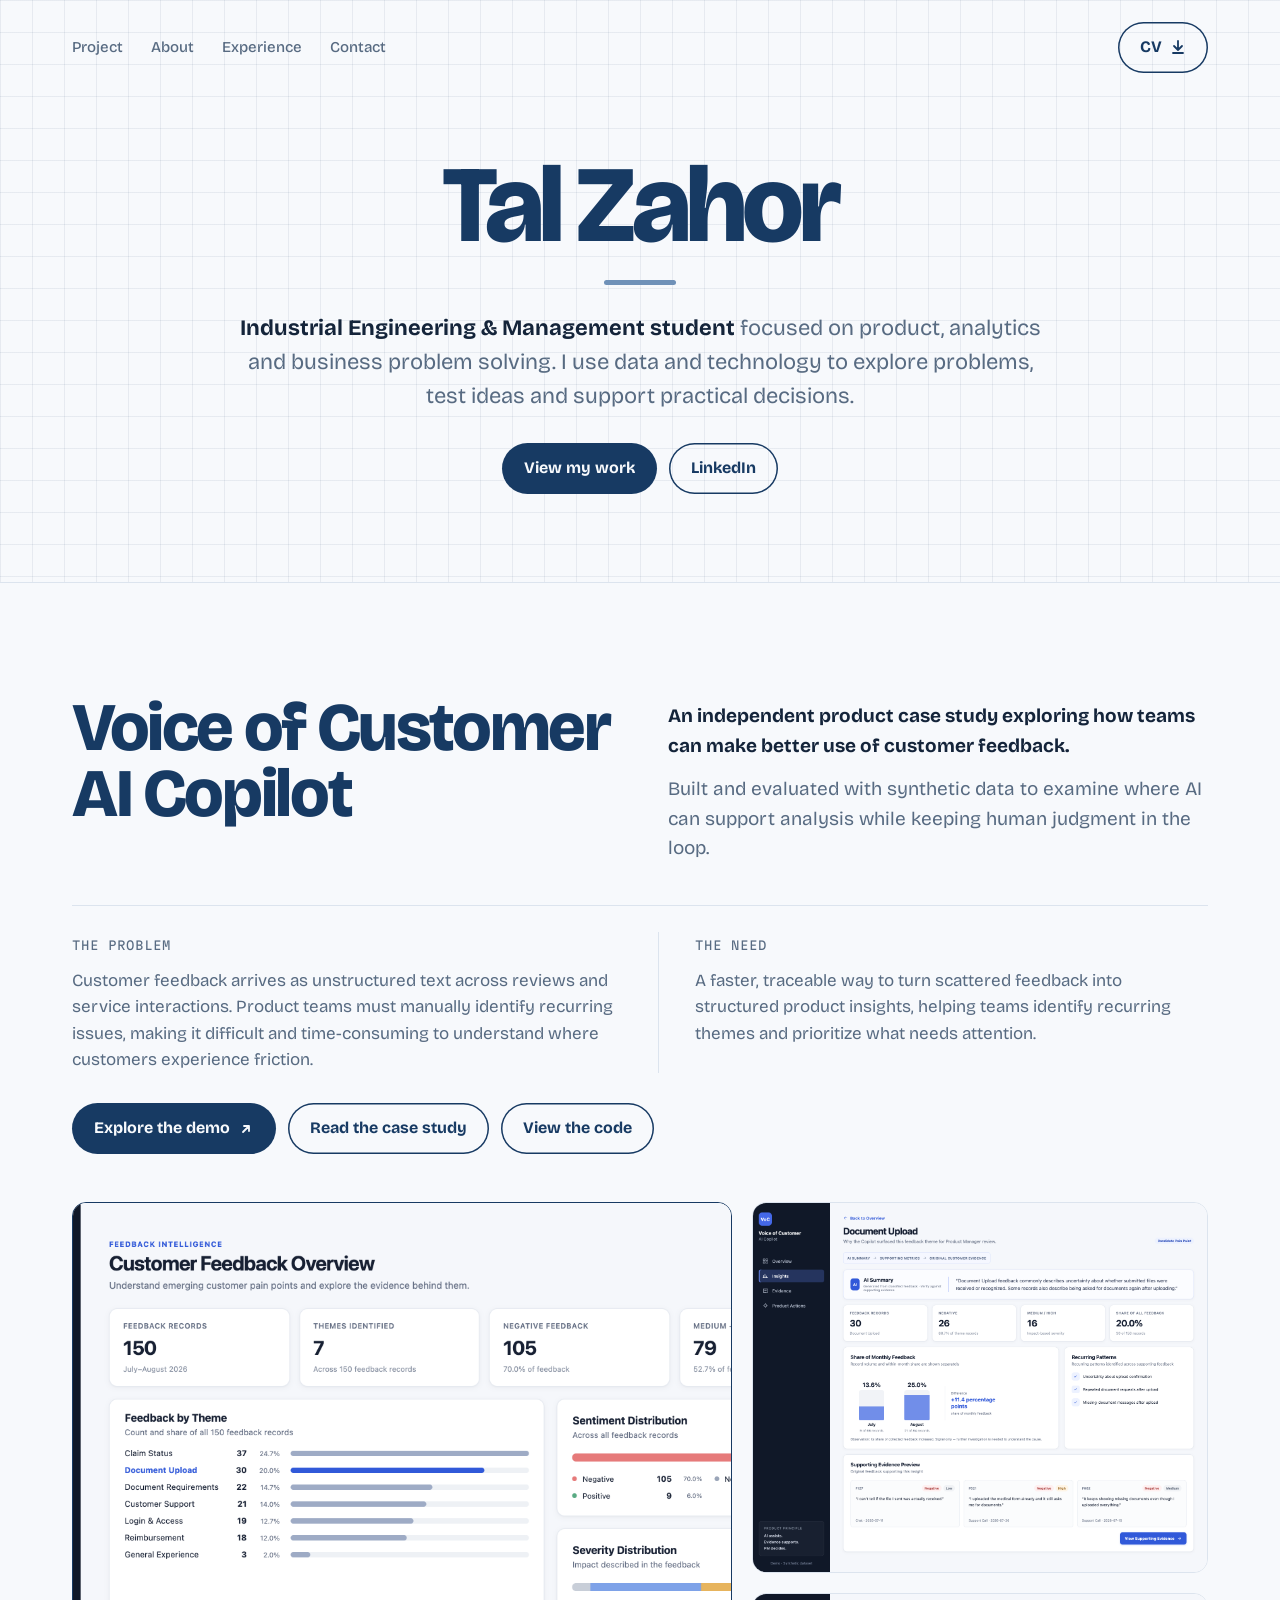
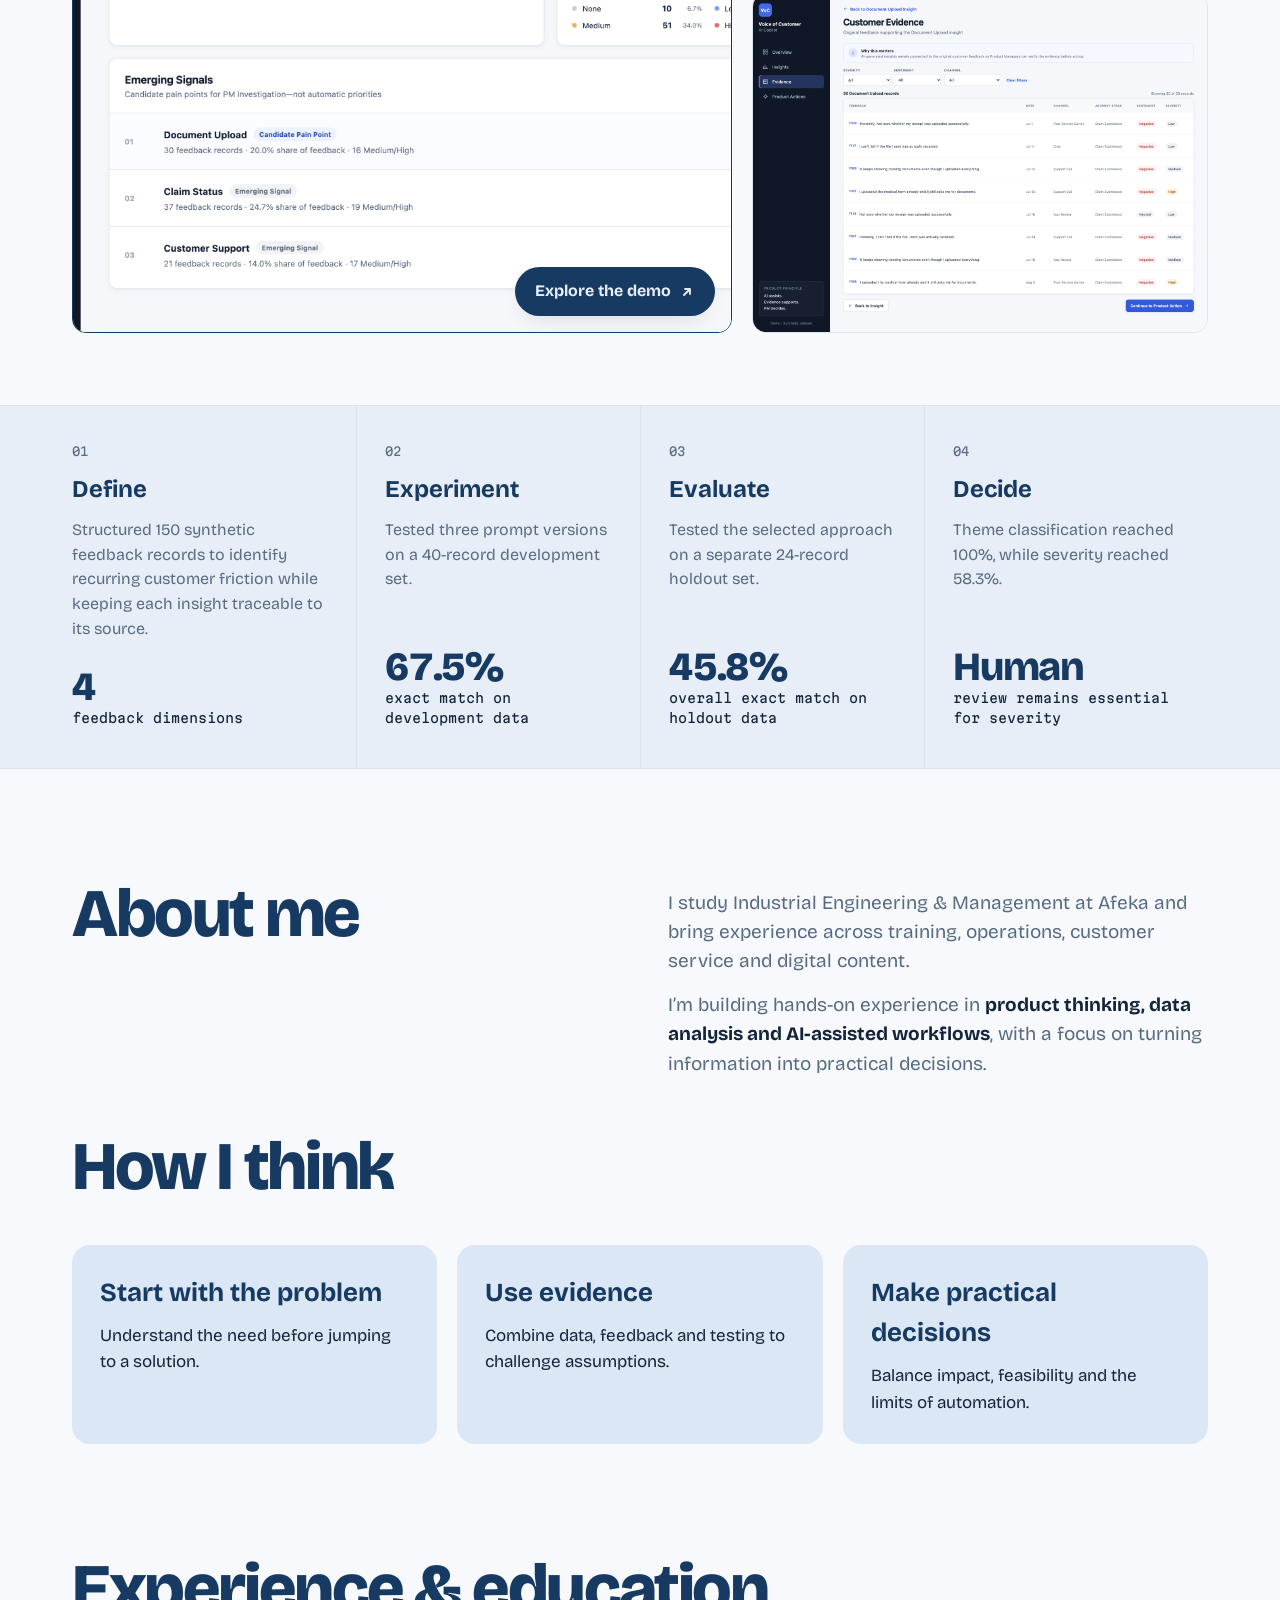
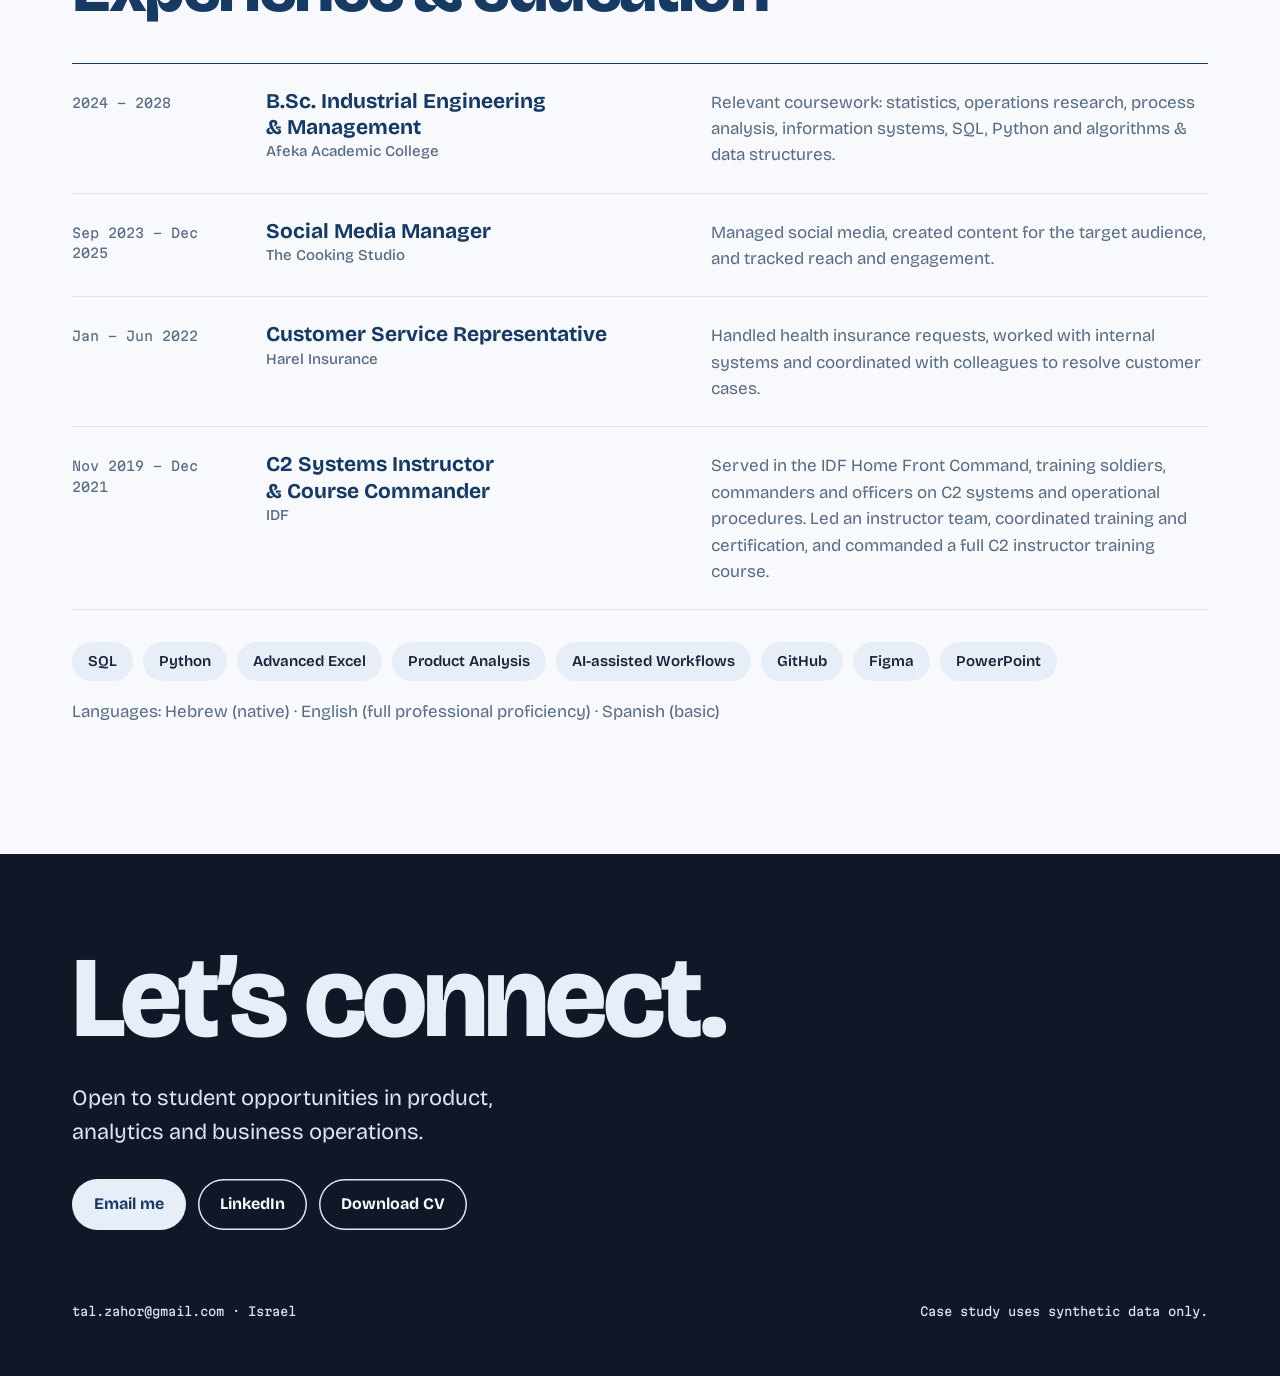
<file: index.html>
<!doctype html>
<html lang="en">
<head>
<meta charset="utf-8">
<meta name="viewport" content="width=device-width, initial-scale=1">
<title>Tal Zahor | Industrial Engineering &amp; Management</title>
<meta name="description" content="Tal Zahor - Industrial Engineering & Management student focused on product, analytics and business problem solving.">
<meta property="og:title" content="Tal Zahor | Portfolio">
<meta property="og:description" content="Product case study and experience across analysis, operations, training and customer-facing work.">
<meta property="og:image" content="https://talzahor.github.io/talzahor-ops.github.io/assets/prototype-overview.png">
<meta name="theme-color" content="#F7F9FC">
<link rel="icon" href="data:image/svg+xml,%3Csvg xmlns='http://www.w3.org/2000/svg' viewBox='0 0 32 32'%3E%3Crect width='32' height='32' rx='8' fill='%23142B4A'/%3E%3Ctext x='16' y='21.5' font-family='Arial' font-weight='700' font-size='14' fill='%23E8EEF8' text-anchor='middle'%3ETZ%3C/text%3E%3C/svg%3E">
<link rel="preconnect" href="https://fonts.googleapis.com">
<link rel="preconnect" href="https://fonts.gstatic.com" crossorigin>
<link href="https://fonts.googleapis.com/css2?family=Bricolage+Grotesque:opsz,wght@12..96,400..800&family=Martian+Mono:wght@400;500&display=swap" rel="stylesheet">
<style>
:root{--cream:#F7F9FC;--butter:#E8EEF8;--blue:#DCE7F5;--walnut:#173A63;--ink:#14243A;--soft:#586B82;--line:#DCE4EE;--grid:rgba(23,58,99,.075);--display:"Bricolage Grotesque",ui-sans-serif,system-ui,sans-serif;--mono:"Martian Mono",ui-monospace,Menlo,monospace;--ease:cubic-bezier(.16,1,.3,1)}
*{box-sizing:border-box;margin:0}html{scroll-behavior:smooth;scroll-padding-top:24px}::selection{background:var(--walnut);color:var(--butter)}body{background:var(--cream);color:var(--ink);font-family:var(--display);font-size:17px;line-height:1.55;-webkit-font-smoothing:antialiased}a{color:inherit;text-underline-offset:3px}:focus-visible{outline:2.5px solid var(--walnut);outline-offset:3px;border-radius:6px}img{max-width:100%;display:block}h1,h2,h3{text-wrap:balance}.wrap{max-width:1200px;margin:0 auto;padding-inline:32px}
nav{display:flex;justify-content:space-between;align-items:center;padding-block:22px;font-size:15px;gap:16px}nav .name{font-weight:700;font-size:18px;text-decoration:none}nav .links{display:flex;gap:28px}nav .links a{text-decoration:none;color:var(--soft);font-weight:500}nav .links a:hover{color:var(--walnut)}
.btn{display:inline-flex;align-items:center;gap:8px;background:var(--walnut);color:var(--cream);padding:13px 22px;border-radius:999px;font-weight:700;font-size:16px;text-decoration:none;transition:transform .35s var(--ease),background .2s}.btn:hover{transform:translateY(-2px);background:var(--ink)}.btn.ghost{background:transparent;color:var(--walnut);box-shadow:inset 0 0 0 1.5px var(--walnut)}.btn.ghost:hover{background:var(--butter)}.btn svg{width:16px;height:16px;flex:none}.cta{display:flex;gap:12px;margin-top:30px;flex-wrap:wrap}
.hero-band{background-image:linear-gradient(var(--grid) 1px,transparent 1px),linear-gradient(90deg,var(--grid) 1px,transparent 1px);background-size:32px 32px;border-bottom:1.5px solid var(--line)}.hero{padding-block:56px 88px;text-align:center}.hero .lede{margin-inline:auto;max-width:58ch}.hero .cta{justify-content:center}.hero-kicker{font-family:var(--mono);font-size:12px;letter-spacing:.14em;text-transform:uppercase;color:var(--soft);margin-bottom:18px}h1{font-size:clamp(54px,8.5vw,112px);font-weight:800;line-height:1;letter-spacing:-.045em;color:var(--walnut);white-space:nowrap}h1::after{content:"";display:block;width:72px;height:5px;border-radius:99px;background:#6F91B8;margin:20px auto 0}.lede{font-size:clamp(19px,1.8vw,22px);color:var(--soft);max-width:34ch;margin-top:26px}.lede b{color:var(--ink);font-weight:700}
section{padding-block:112px 0}h2{font-size:clamp(38px,5.4vw,68px);font-weight:800;letter-spacing:-.035em;line-height:.98;color:var(--walnut)}.intro{display:grid;grid-template-columns:1fr 1fr;gap:56px;align-items:start}.intro p:first-child{margin-top:.35em}.intro p{color:var(--soft);font-size:19px;max-width:52ch}.intro p+p{margin-top:14px}.intro b{color:var(--ink)}.problem-need{display:grid;grid-template-columns:1fr 1fr;gap:36px;margin-top:42px;padding-top:26px;border-top:1.5px solid var(--line)}.problem-need>div+div{padding-left:36px;border-left:1.5px solid var(--line)}.problem-need span{font-family:var(--mono);font-size:12px;letter-spacing:.08em;color:var(--soft)}.problem-need p{margin-top:10px;max-width:58ch;color:var(--soft);font-size:17px}.shots{display:grid;grid-template-columns:1.45fr 1fr;gap:20px;margin-top:48px}.shots .stack{display:grid;gap:20px;min-width:0}.shots figure{border-radius:14px;overflow:hidden;border:1.5px solid var(--line);background:#fff}.shots img{width:100%;height:100%;object-fit:cover;object-position:top}.demo-card{position:relative;display:block;border-radius:14px;overflow:hidden;border:1.5px solid var(--walnut);background:#fff;transition:transform .4s var(--ease),box-shadow .4s var(--ease)}.demo-card:hover{transform:translateY(-4px);box-shadow:0 28px 48px -28px rgba(16,24,40,.12)}.demo-tag{position:absolute;right:16px;bottom:16px;display:inline-flex;align-items:center;gap:8px;background:var(--walnut);color:var(--butter);padding:12px 20px;border-radius:999px;font-weight:700;font-size:16px;box-shadow:0 10px 24px -10px rgba(16,24,40,.14)}.demo-tag svg{width:16px;height:16px}
.phases-band{background:var(--butter);margin-top:72px;border-block:1.5px solid var(--line)}.phases{display:grid;grid-template-columns:repeat(4,1fr)}.phase{padding:36px 28px 40px 0;display:flex;flex-direction:column;gap:10px;min-width:0}.phase+.phase{padding-left:28px;border-left:1.5px solid var(--line)}.phase .step{font-family:var(--mono);font-size:12px;color:var(--soft)}.phase h3{font-size:24px;font-weight:700;color:var(--walnut)}.phase p{color:var(--soft);font-size:16px}.phase .num{margin-top:auto;padding-top:14px;font-family:var(--mono);font-size:13px;color:var(--ink);font-variant-numeric:tabular-nums}.phase .num b{display:block;font-family:var(--display);font-size:40px;font-weight:800;letter-spacing:-.03em;color:var(--walnut);line-height:1.05}
.lenses{display:grid;grid-template-columns:repeat(3,1fr);gap:20px;margin-top:44px}.lens{background:var(--blue);border-radius:18px;padding:28px}.lens h3{font-size:26px;font-weight:700;color:var(--walnut)}.lens p{margin-top:10px;color:var(--ink)}
.exp{margin-top:40px;border-top:1.5px solid var(--walnut)}.exp .row{display:grid;grid-template-columns:170px 1.1fr 1.3fr;gap:24px;padding-block:24px;border-bottom:1.5px solid var(--line);align-items:baseline}.exp .d{font-family:var(--mono);font-size:13px;color:var(--soft);font-variant-numeric:tabular-nums}.exp h3{font-size:21px;font-weight:700;color:var(--walnut);line-height:1.25}.exp h3 small{display:block;font-size:15px;font-weight:500;color:var(--soft);margin-top:2px}.exp p{color:var(--soft)}.skills{display:flex;flex-wrap:wrap;gap:10px;margin-top:32px}.skills span{background:var(--butter);color:var(--ink);border-radius:999px;padding:8px 16px;font-size:15px;font-weight:600}
footer{margin-top:128px;background:#101828;color:#F5F7FB;padding-block:88px 56px}footer h2{color:var(--butter);font-size:clamp(56px,9vw,120px)}footer .lede{color:var(--blue)}footer .btn{background:var(--butter);color:var(--walnut)}footer .btn:hover{background:var(--cream)}footer .btn.ghost{background:transparent;color:var(--cream);box-shadow:inset 0 0 0 1.5px var(--blue)}footer .btn.ghost:hover{background:rgba(255,248,226,.08)}.fine{margin-top:72px;font-family:var(--mono);font-size:12px;color:var(--blue);display:flex;justify-content:space-between;gap:16px;flex-wrap:wrap}
@media (max-width:900px){.wrap{padding-inline:max(16px,env(safe-area-inset-left,0px))}nav .links{display:none}.hero{padding-block:24px 64px}.intro{grid-template-columns:1fr;gap:20px}.problem-need{grid-template-columns:1fr;gap:22px}.problem-need>div+div{padding-left:0;border-left:0;padding-top:22px;border-top:1.5px solid var(--line)}.shots{grid-template-columns:1fr}.phases{grid-template-columns:1fr 1fr}.phase,.phase+.phase{padding:28px 16px 28px 0;border-left:0}.phase:nth-child(even){padding-left:16px;border-left:0}.phase:nth-child(n+3){border-top:1.5px solid var(--line)}.lenses{grid-template-columns:1fr}.exp .row{grid-template-columns:1fr;gap:4px}section{padding-block:80px 0}}
@media (max-width:520px){.phases{grid-template-columns:1fr}.phase:nth-child(even){padding-left:0;border-left:0}.phase+.phase{border-top:1.5px solid var(--line)}}@media (prefers-reduced-motion:reduce){*{animation:none!important;transition:none!important}html{scroll-behavior:auto}}
</style>
</head>
<body>
<div class="hero-band"><div class="wrap"><nav><div class="links"><a href="#project">Project</a><a href="#fit">About</a><a href="#experience">Experience</a><a href="#contact">Contact</a></div><a class="btn ghost" href="assets/Tal-Zahor-CV.pdf" target="_blank" rel="noopener">CV<svg viewBox="0 0 16 16" fill="none" stroke="currentColor" stroke-width="1.8" stroke-linecap="round" stroke-linejoin="round" aria-hidden="true"><path d="M8 2v9M4 7l4 4 4-4M3 14h10"/></svg></a></nav><header class="hero" id="top"><div><h1>Tal Zahor</h1><p class="lede"><b>Industrial Engineering &amp; Management student</b> focused on product, analytics and business problem solving. I use data and technology to explore problems, test ideas and support practical decisions.</p><div class="cta"><a class="btn" href="#project">View my work</a><a class="btn ghost" href="https://www.linkedin.com/in/talzahor/" target="_blank" rel="noopener">LinkedIn</a></div></div></header></div></div>
<main>
<section id="project"><div class="wrap"><div class="intro"><h2>Voice of Customer<br>AI Copilot</h2><div><p><b>An independent product case study exploring how teams can make better use of customer feedback.</b></p><p>Built and evaluated with synthetic data to examine where AI can support analysis while keeping human judgment in the loop.</p></div></div><div class="problem-need"><div><span>THE PROBLEM</span><p>Customer feedback arrives as unstructured text across reviews and service interactions. Product teams must manually identify recurring issues, making it difficult and time-consuming to understand where customers experience friction.</p></div><div><span>THE NEED</span><p>A faster, traceable way to turn scattered feedback into structured product insights, helping teams identify recurring themes and prioritize what needs attention.</p></div></div><div class="cta"><a class="btn" href="demo/" target="_blank" rel="noopener">Explore the demo<svg viewBox="0 0 16 16" fill="none" stroke="currentColor" stroke-width="1.8" stroke-linecap="round" stroke-linejoin="round" aria-hidden="true"><path d="M5 11l6-6M6 5h5v5"/></svg></a><a class="btn ghost" href="assets/VoC-Copilot-Case-Study.pdf" target="_blank" rel="noopener">Read the case study</a><a class="btn ghost" href="https://github.com/talzahor-ops/voice-of-customer-ai-copilot" target="_blank" rel="noopener">View the code</a></div><div class="shots"><a class="demo-card" href="demo/" target="_blank" rel="noopener" aria-label="Open the Voice of Customer AI Copilot demo"><img src="assets/prototype-overview.png" alt="Overview of the Voice of Customer AI Copilot prototype" width="1440" height="1080"><span class="demo-tag">Explore the demo<svg viewBox="0 0 16 16" fill="none" stroke="currentColor" stroke-width="1.8" stroke-linecap="round" stroke-linejoin="round" aria-hidden="true"><path d="M5 11l6-6M6 5h5v5"/></svg></span></a><div class="stack"><figure><img src="assets/prototype-insights.png" alt="Insights screen with AI summary and supporting metrics" width="1440" height="1171" loading="lazy"></figure><figure><img src="assets/prototype-evidence.png" alt="Evidence screen showing original customer feedback records" width="1440" height="1074" loading="lazy"></figure></div></div></div><div class="phases-band"><div class="wrap phases"><div class="phase"><span class="step">01</span><h3>Define</h3><p>Structured 150 synthetic feedback records to identify recurring customer friction while keeping each insight traceable to its source.</p><div class="num"><b>4</b>feedback dimensions</div></div><div class="phase"><span class="step">02</span><h3>Experiment</h3><p>Tested three prompt versions on a 40-record development set.</p><div class="num"><b>67.5%</b>exact match on development data</div></div><div class="phase"><span class="step">03</span><h3>Evaluate</h3><p>Tested the selected approach on a separate 24-record holdout set.</p><div class="num"><b>45.8%</b>overall exact match on holdout data</div></div><div class="phase"><span class="step">04</span><h3>Decide</h3><p>Theme classification reached 100%, while severity reached 58.3%.</p><div class="num"><b>Human</b>review remains essential for severity</div></div></div></div></section>
<section id="fit"><div class="wrap"><div class="intro"><h2>About me</h2><div><p>I study Industrial Engineering &amp; Management at Afeka and bring experience across training, operations, customer service and digital content.</p><p>I’m building hands-on experience in <b>product thinking, data analysis and AI-assisted workflows</b>, with a focus on turning information into practical decisions.</p></div></div><h2 style="margin-top:56px">How I think</h2><div class="lenses"><div class="lens"><h3>Start with the problem</h3><p>Understand the need before jumping to a solution.</p></div><div class="lens"><h3>Use evidence</h3><p>Combine data, feedback and testing to challenge assumptions.</p></div><div class="lens"><h3>Make practical decisions</h3><p>Balance impact, feasibility and the limits of automation.</p></div></div></div></section>
<section id="experience"><div class="wrap"><h2>Experience &amp; education</h2><div class="exp"><div class="row"><span class="d">2024 - 2028</span><h3>B.Sc. Industrial Engineering &amp; Management<small>Afeka Academic College</small></h3><p>Relevant coursework: statistics, operations research, process analysis, information systems, SQL, Python and algorithms &amp; data structures.</p></div><div class="row"><span class="d">Sep 2023 - Dec 2025</span><h3>Social Media Manager<small>The Cooking Studio</small></h3><p>Managed social media, created content for the target audience, and tracked reach and engagement.</p></div><div class="row"><span class="d">Jan - Jun 2022</span><h3>Customer Service Representative<small>Harel Insurance</small></h3><p>Handled health insurance requests, worked with internal systems and coordinated with colleagues to resolve customer cases.</p></div><div class="row"><span class="d">Nov 2019 - Dec 2021</span><h3>C2 Systems Instructor &amp; Course Commander<small>IDF</small></h3><p>Served in the IDF Home Front Command, training soldiers, commanders and officers on C2 systems and operational procedures. Led an instructor team, coordinated training and certification, and commanded a full C2 instructor training course.</p></div></div><div class="skills" aria-label="Skills"><span>SQL</span><span>Python</span><span>Advanced Excel</span><span>Product Analysis</span><span>AI-assisted Workflows</span><span>GitHub</span><span>Figma</span><span>PowerPoint</span></div><p style="margin-top:18px;color:var(--soft)">Languages: Hebrew (native) · English (full professional proficiency) · Spanish (basic)</p></div></section>
</main>
<footer id="contact"><div class="wrap"><h2>Let’s connect.</h2><p class="lede">Open to student opportunities in product, analytics and business operations.</p><div class="cta"><a class="btn" href="mailto:tal.zahor@gmail.com">Email me</a><a class="btn ghost" href="https://www.linkedin.com/in/talzahor/" target="_blank" rel="noopener">LinkedIn</a><a class="btn ghost" href="assets/Tal-Zahor-CV.pdf" target="_blank" rel="noopener">Download CV</a></div><div class="fine"><span>tal.zahor@gmail.com · Israel</span><span>Case study uses synthetic data only.</span></div></div></footer>
</body>
</html>
</file>
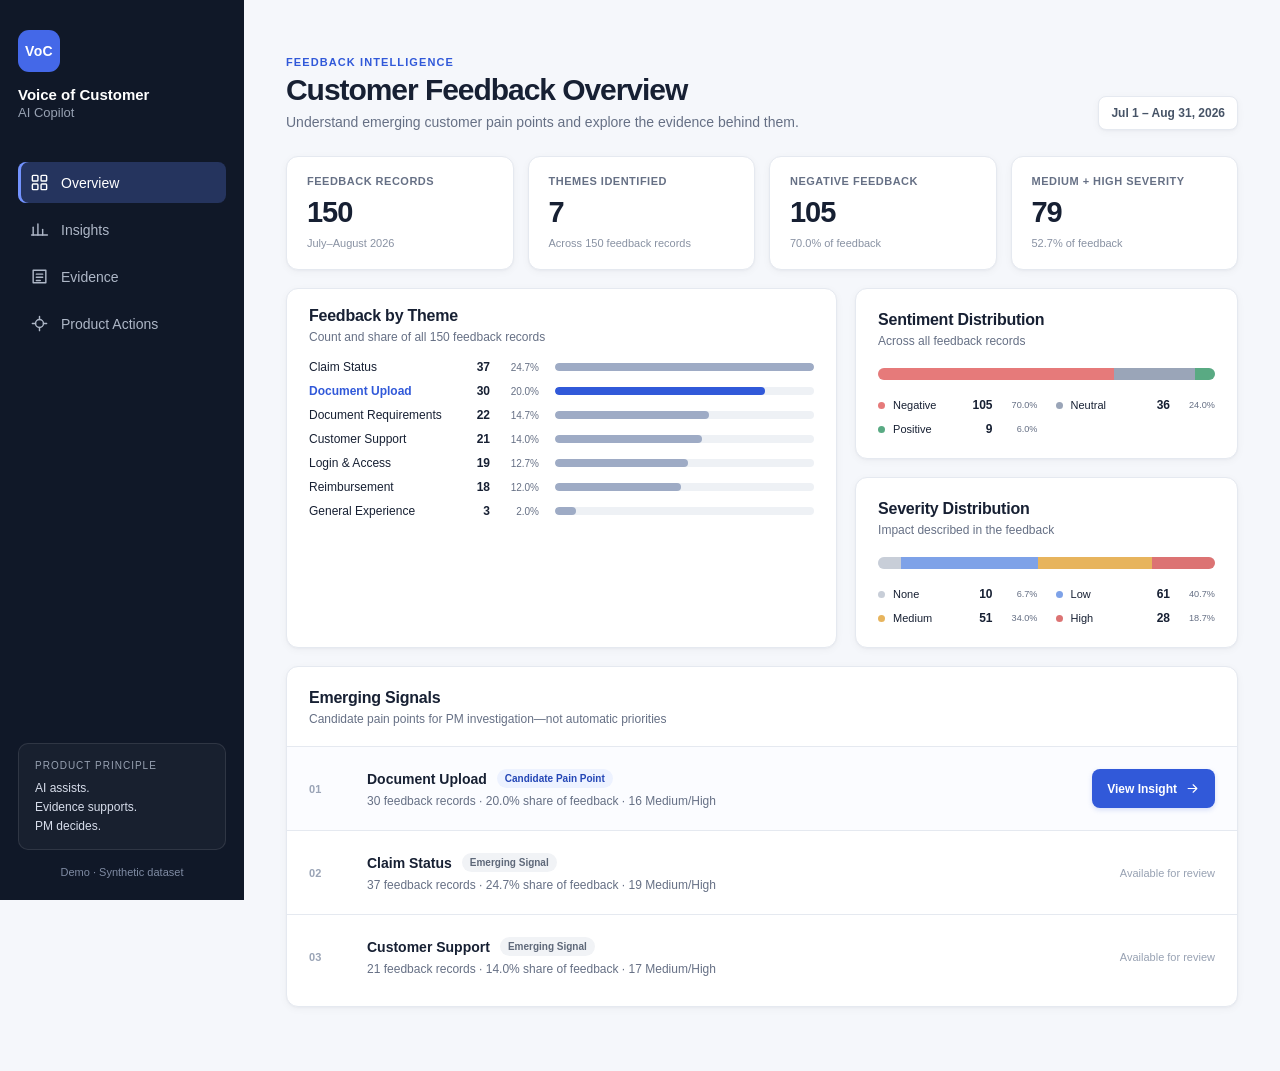
<file: demo/index.html>
<!doctype html>
<html lang="en">
  <head>
    <meta charset="UTF-8" />
    <meta name="viewport" content="width=device-width, initial-scale=1.0, viewport-fit=cover" />
    <meta name="theme-color" content="#101828" />
    <meta name="description" content="A local portfolio prototype that turns classified customer feedback into traceable product insights." />
    <title>Voice of Customer AI Copilot</title>
    <script type="module" crossorigin src="./assets/index-DuuShSfU.js"></script>
    <link rel="stylesheet" crossorigin href="./assets/index-svCwY1GU.css">
  </head>
  <body>
    <div id="root"></div>
  </body>
</html>
</file>
<file: demo/assets/index-svCwY1GU.css>
:root{font-family:-apple-system,BlinkMacSystemFont,Segoe UI,sans-serif;color:#172033;background:#f5f7fb;font-synthesis:none;--blue: #3159d9;--blue-dark: #2446b6;--blue-soft: #edf2ff;--ink: #172033;--muted: #667085;--line: #e5e9f0;--surface: #ffffff;--canvas: #f5f7fb;--shadow: 0 2px 8px rgba(16, 24, 40, .04), 0 1px 2px rgba(16, 24, 40, .03)}*{box-sizing:border-box}html{-webkit-text-size-adjust:100%;text-size-adjust:100%}body{margin:0;min-height:100vh;background:var(--canvas)}button,select,textarea{font:inherit}button,a{-webkit-tap-highlight-color:transparent}a{color:inherit;text-decoration:none}.icon{width:19px;height:19px;flex:0 0 auto}.app-shell{min-height:100vh;display:grid;grid-template-columns:244px minmax(0,1fr)}.sidebar{position:fixed;inset:0 auto 0 0;width:244px;padding:30px 18px 22px;display:flex;flex-direction:column;background:#101828;color:#fff;z-index:10}.brand-mark{width:42px;height:42px;display:grid;place-items:center;border-radius:11px;background:#4468e8;font-size:14px;font-weight:700;letter-spacing:.02em}.brand-copy{margin-top:14px;display:flex;flex-direction:column;gap:2px}.brand-copy strong{font-size:15px}.brand-copy span{color:#98a2b3;font-size:13px}.sidebar nav{display:flex;flex-direction:column;gap:6px;margin-top:42px}.sidebar nav a{display:flex;align-items:center;gap:12px;padding:11px 12px;border-radius:8px;color:#aeb7c7;font-size:14px;font-weight:500;transition:.16s ease}.sidebar nav a:hover{background:#ffffff0e;color:#fff}.sidebar nav a.active{background:#25345e;color:#fff;box-shadow:inset 3px 0 #7393ff}.sidebar-principle{margin-top:auto;padding:16px;display:flex;flex-direction:column;gap:5px;border:1px solid rgba(255,255,255,.1);border-radius:10px;background:#ffffff09}.sidebar-principle span{color:#98a2b3;font-size:10px;text-transform:uppercase;letter-spacing:.1em;margin-bottom:5px}.sidebar-principle strong{font-size:12px;font-weight:500;color:#d7ddeb}.demo-label{margin-top:16px;color:#7f8ba3;font-size:11px;text-align:center}.main{grid-column:2;width:100%;max-width:1196px;padding:38px 42px 64px;margin:0 auto}.page-header{min-height:92px;margin-bottom:26px;display:flex;align-items:flex-end;justify-content:space-between;gap:28px}.page-header h1{margin:4px 0 6px;font-size:30px;line-height:1.2;letter-spacing:-.035em}.page-header p{margin:0;color:var(--muted);font-size:14px}.eyebrow{color:var(--blue);font-size:11px;font-weight:700;text-transform:uppercase;letter-spacing:.1em}.back-link{display:inline-flex;align-items:center;gap:7px;color:var(--blue);font-size:13px;font-weight:600;margin-bottom:10px}.back-link .icon{width:15px}.date-chip,.record-count{padding:9px 12px;border:1px solid var(--line);border-radius:8px;background:var(--surface);color:#475467;font-size:12px;font-weight:600;box-shadow:var(--shadow)}.card{background:var(--surface);border:1px solid var(--line);border-radius:12px;padding:22px;box-shadow:var(--shadow)}.section-title{display:flex;justify-content:space-between;align-items:flex-start;margin-bottom:20px}.section-title h2{margin:0;font-size:16px;letter-spacing:-.015em}.section-title p{margin:5px 0 0;color:var(--muted);font-size:12px}.kpi-grid{display:grid;grid-template-columns:repeat(4,1fr);gap:14px;margin-bottom:18px}.stat-card{position:relative;padding:18px 20px}.stat-top{display:flex;align-items:center;justify-content:space-between;color:var(--muted);font-size:11px;font-weight:600;text-transform:uppercase;letter-spacing:.045em}.stat-dot{width:8px;height:8px;border-radius:50%;background:#e79a31;box-shadow:0 0 0 4px #fff4e4}.stat-card>strong{display:block;margin:9px 0 4px;font-size:29px;letter-spacing:-.035em}.stat-card small{color:#8992a3;font-size:11px}.overview-grid{display:grid;grid-template-columns:1.18fr .82fr;gap:18px;margin-bottom:18px}.theme-card{padding-top:18px;padding-bottom:18px}.theme-card .section-title{margin-bottom:16px}.distribution-column{display:grid;gap:18px}.bar-list{display:flex;flex-direction:column;gap:10px}.bar-row{display:grid;grid-template-columns:230px 1fr;align-items:center;gap:16px}.bar-label{display:grid;grid-template-columns:1fr 30px 42px;align-items:center;gap:7px;font-size:12px}.bar-label strong{text-align:right}.bar-label small{color:var(--muted);text-align:right}.bar-track{height:8px;border-radius:999px;background:#eef1f5;overflow:hidden}.bar-track span{display:block;height:100%;border-radius:inherit;background:#9eabc5}.bar-highlight .bar-label span{color:var(--blue);font-weight:700}.bar-highlight .bar-track span{background:var(--blue)}.stacked{display:flex;overflow:hidden;height:12px;border-radius:999px;background:#eef1f5}.segment-negative{background:#e67a7a}.segment-neutral{background:#9aa5b8}.segment-positive{background:#59aa83}.segment-none{background:#c8ced8}.segment-low{background:#7ea2e8}.segment-medium{background:#e7b45d}.segment-high{background:#dc7373}.legend{margin-top:18px;display:grid;grid-template-columns:repeat(2,1fr);gap:10px 18px}.legend>div{display:grid;grid-template-columns:8px 1fr auto auto;align-items:center;gap:7px;font-size:11px}.legend strong{font-size:12px}.legend small{color:var(--muted);width:38px;text-align:right}.legend-dot{width:7px;height:7px;border-radius:50%}.legend-negative{background:#e67a7a}.legend-neutral{background:#9aa5b8}.legend-positive{background:#59aa83}.legend-none{background:#c8ced8}.legend-low{background:#7ea2e8}.legend-medium{background:#e7b45d}.legend-high{background:#dc7373}.pain-card{padding-bottom:8px}.pain-list{margin:0 -22px}.pain-row{min-height:84px;padding:14px 22px;display:grid;grid-template-columns:44px 1fr auto;align-items:center;gap:14px;border-top:1px solid var(--line)}.pain-primary{background:#fbfcff}.rank{color:#9aa4b6;font-size:11px;font-weight:700}.pain-copy>div{display:flex;align-items:center;gap:10px}.pain-copy h3{margin:0;font-size:14px}.pain-copy p{margin:6px 0 0;color:var(--muted);font-size:12px}.review-label{color:#98a2b3;font-size:11px}.badge{display:inline-flex;align-items:center;width:max-content;padding:4px 8px;border-radius:999px;background:#f1f3f6;color:#5e6879;font-size:10px;font-weight:700;white-space:nowrap}.badge-blue{background:var(--blue-soft);color:var(--blue-dark)}.badge-red{background:#fff0f0;color:#af4646}.badge-orange{background:#fff5e6;color:#9b651e}.button{min-height:38px;padding:9px 14px;display:inline-flex;align-items:center;justify-content:center;gap:8px;border-radius:8px;border:1px solid transparent;cursor:pointer;font-size:12px;font-weight:700;transition:.16s ease}.button .icon{width:15px}.button-primary{background:var(--blue);color:#fff;box-shadow:0 2px 5px #3159d92e}.button-primary:hover{background:var(--blue-dark);transform:translateY(-1px)}.button-secondary{background:#fff;color:#344054;border-color:#d9dee7}.button-secondary:hover{background:#f8f9fb}.trace-strip{width:max-content;margin-bottom:18px;padding:8px 12px;display:flex;align-items:center;gap:9px;border:1px solid #dce4fb;border-radius:8px;background:#f5f7ff;color:#586987;font-size:10px;font-weight:700;text-transform:uppercase;letter-spacing:.045em}.trace-strip .icon{width:13px;color:#94a0b4}.ai-summary{margin-bottom:18px;display:grid;grid-template-columns:310px 1fr;align-items:center;background:#fbfcff;border-color:#dce4fb}.ai-title{display:flex;gap:12px;align-items:center}.ai-title h2{margin:0 0 5px;font-size:16px}.ai-title p{margin:0;color:var(--muted);font-size:10px}.ai-mark{width:38px;height:38px;display:grid;place-items:center;border-radius:9px;background:var(--blue);color:#fff;font-size:12px;font-weight:700}.ai-summary blockquote,.suggestion-card blockquote{margin:0;padding-left:22px;border-left:2px solid #aabcf8;color:#35405a;font-size:15px;line-height:1.6}.insight-kpis{margin-bottom:18px}.insight-grid{display:grid;grid-template-columns:1.25fr .75fr;gap:18px;margin-bottom:18px}.month-chart{height:190px;display:flex;align-items:flex-end;gap:34px;padding:4px 12px 0}.month-column{width:110px;display:flex;flex-direction:column;align-items:center;gap:6px}.month-value{font-size:19px;font-weight:700}.month-bar{width:80px;height:95px;display:flex;align-items:flex-end;border-radius:7px 7px 3px 3px;background:#f1f3f7;overflow:hidden}.month-bar span{width:100%;display:block;background:#718ee9}.month-column strong{font-size:12px}.month-column small{color:var(--muted);font-size:10px}.month-change{width:190px;align-self:center;padding:16px 18px;border-left:1px solid var(--line);display:flex;flex-direction:column;gap:5px}.month-change span,.month-change small{color:var(--muted);font-size:10px}.month-change strong{color:var(--blue);font-size:17px;line-height:1.25}.chart-note{margin:14px 0 0;color:var(--muted);font-size:10px;line-height:1.5}.pattern-list{display:flex;flex-direction:column;gap:16px}.pattern-list>div{display:flex;align-items:center;gap:11px}.pattern-list>div>span{width:25px;height:25px;display:grid;place-items:center;border-radius:7px;background:var(--blue-soft);color:var(--blue)}.pattern-list .icon{width:14px}.pattern-list p{margin:0;font-size:12px}.evidence-preview{display:grid;grid-template-columns:repeat(3,1fr);gap:12px}.quote-card{min-height:150px;padding:15px;display:flex;flex-direction:column;border:1px solid var(--line);border-radius:9px;background:#fbfcfd}.quote-meta{display:flex;align-items:center;gap:6px}.quote-meta>span:first-child{margin-right:auto;color:var(--muted);font-size:10px;font-weight:700}.quote-card p{margin:15px 0;font-size:12px;line-height:1.55}.quote-card small{margin-top:auto;color:var(--muted);font-size:10px}.card-actions{margin-top:16px;display:flex;justify-content:flex-end}.why-callout{margin-bottom:18px;padding:13px 16px;display:flex;align-items:center;gap:12px;border:1px solid #dce4fb;border-radius:10px;background:#f6f8ff}.callout-icon{width:28px;height:28px;display:grid;place-items:center;border-radius:50%;background:#dfe7ff;color:var(--blue);font-weight:700}.why-callout strong{font-size:12px}.why-callout p{margin:3px 0 0;color:var(--muted);font-size:11px}.filters{margin-bottom:16px;display:flex;align-items:flex-end;gap:10px}.filter{display:flex;flex-direction:column;gap:6px}.filter>span{color:var(--muted);font-size:10px;font-weight:700;text-transform:uppercase;letter-spacing:.04em}.filter select,.field select,.field textarea{border:1px solid #d6dce6;border-radius:8px;background:#fff;color:var(--ink);outline:none}.filter select{min-width:150px;height:38px;padding:0 34px 0 11px;font-size:12px}.filter select:focus,.field select:focus,.field textarea:focus{border-color:#809bf0;box-shadow:0 0 0 3px #3159d91a}.clear-button{height:38px;padding:0 10px;border:0;background:transparent;color:var(--blue);cursor:pointer;font-size:11px;font-weight:700}.evidence-status{margin:3px 0 10px;display:flex;align-items:center;justify-content:space-between}.evidence-status strong{font-size:12px}.evidence-status span{color:var(--muted);font-size:11px}.table-card{max-height:620px;padding:0;overflow:auto}.evidence-table{width:100%}.table-head,.table-row{display:grid;grid-template-columns:minmax(370px,2.6fr) 75px 120px 120px 80px 70px;align-items:center;gap:12px}.table-head{position:sticky;top:0;z-index:2;min-height:42px;padding:0 18px;background:#f8f9fb;border-bottom:1px solid var(--line);color:#768196;font-size:9px;font-weight:700;text-transform:uppercase;letter-spacing:.05em}.table-row{min-height:72px;padding:10px 18px;border-bottom:1px solid #edf0f4;color:#596579;font-size:10px}.table-row:last-child{border-bottom:0}.table-row>div:first-child{display:flex;gap:10px;align-items:flex-start}.table-row>div:first-child strong{color:var(--blue);font-size:9px}.table-row p{margin:0;color:#273146;font-size:11px;line-height:1.45}.empty-state{padding:56px;text-align:center;color:var(--muted);font-size:13px}.page-actions{margin-top:18px;display:flex;justify-content:space-between}.action-grid{display:grid;grid-template-columns:1fr 1fr;gap:18px;align-items:start}.action-column{display:grid;gap:18px}.suggestion-card{background:#fbfcff;border-color:#dce4fb}.suggestion-label{display:flex;align-items:center;gap:8px;color:var(--muted);font-size:10px}.suggestion-card h2{margin:15px 0 14px;font-size:16px}.suggestion-card blockquote{padding-left:16px}.suggestion-card>p{margin:13px 0 0;color:var(--muted);font-size:10px}.field{display:flex;flex-direction:column;gap:7px}.field>span{color:#465168;font-size:11px;font-weight:700}.field em{color:#98a2b3;font-style:normal;font-weight:400}.field textarea{width:100%;padding:12px 13px;resize:vertical;line-height:1.5;font-size:12px}.field select{height:40px;padding:0 12px;font-size:12px}.field small{color:#98a2b3;font-size:9px;text-align:right}.question-list{margin:0;padding:0;display:grid;gap:11px;list-style:none}.question-list li{position:relative;padding:12px 13px 12px 39px;border:1px solid var(--line);border-radius:8px;background:#fafbfc;font-size:12px;line-height:1.45}.question-list li:before{content:"?";position:absolute;left:12px;top:11px;width:18px;height:18px;display:grid;place-items:center;border-radius:50%;background:var(--blue-soft);color:var(--blue);font-size:10px;font-weight:700}.form-grid{display:grid;gap:18px}.decision-footer{margin-top:18px;padding:17px 20px;display:flex;align-items:center;justify-content:space-between;gap:20px;border:1px solid var(--line);border-radius:11px;background:#fff;box-shadow:var(--shadow)}.decision-footer p{margin:0;color:var(--muted);font-size:11px}.decision-footer>div:last-child{display:flex;gap:9px}.toast{position:fixed;right:28px;bottom:28px;min-width:290px;padding:14px 16px;display:flex;align-items:center;gap:12px;border:1px solid #cde4d7;border-radius:10px;background:#fff;box-shadow:0 16px 38px #1018282e;animation:toast-in .22s ease-out;z-index:20}.toast>span{width:31px;height:31px;display:grid;place-items:center;border-radius:50%;background:#eaf7ef;color:#30825a}.toast .icon{width:16px}.toast strong{font-size:12px}.toast p{margin:3px 0 0;color:var(--muted);font-size:10px}.loading-state{min-height:75vh;display:grid;place-content:center;justify-items:center;color:var(--muted);text-align:center}.loading-state strong{color:var(--ink)}.loader{width:28px;height:28px;border:3px solid #dbe2f4;border-top-color:var(--blue);border-radius:50%;animation:spin .8s linear infinite}@keyframes spin{to{transform:rotate(360deg)}}@keyframes toast-in{0%{opacity:0;transform:translateY(8px)}}@media(max-width:1240px){.app-shell{grid-template-columns:220px minmax(0,1fr)}.sidebar{width:220px}.main{grid-column:2;width:100%;padding:30px 28px 50px}.table-head,.table-row{grid-template-columns:minmax(300px,2.3fr) 65px 105px 105px 74px 64px;gap:8px}.table-row{padding-left:12px;padding-right:12px}}@media(hover:none){.button-primary:hover{background:var(--blue);transform:none}.button-secondary:hover{background:#fff}}@media(max-width:1023px){.app-shell{display:block}.sidebar{position:relative;inset:auto;width:auto;padding:14px max(24px,env(safe-area-inset-right)) 14px max(24px,env(safe-area-inset-left));flex-direction:row;flex-wrap:wrap;align-items:center;gap:10px 12px}.brand-mark{width:36px;height:36px;border-radius:10px;font-size:12px}.brand-copy{margin-top:0}.brand-copy strong{font-size:14px}.brand-copy span{font-size:12px}.demo-label{order:2;margin:0 0 0 auto;text-align:right}.sidebar-principle{order:3;flex:1 1 100%;margin-top:0;padding:8px 12px;flex-direction:row;flex-wrap:wrap;gap:2px 6px}.sidebar-principle span{display:none}.sidebar nav{position:fixed;left:0;right:0;bottom:0;z-index:30;margin:0;flex-direction:row;gap:4px;padding:6px max(8px,env(safe-area-inset-right)) max(6px,env(safe-area-inset-bottom)) max(8px,env(safe-area-inset-left));background:#101828;border-top:1px solid rgba(255,255,255,.08)}.sidebar nav a{flex:1 1 0;min-width:0;min-height:52px;flex-direction:column;justify-content:flex-start;gap:4px;padding:8px 4px 6px;font-size:11px;line-height:1.2;text-align:center}.sidebar nav a .icon{width:20px;height:20px}.sidebar nav a.active{box-shadow:inset 0 2px #7393ff}.main{width:auto;max-width:980px;padding:28px max(24px,env(safe-area-inset-right)) calc(96px + env(safe-area-inset-bottom)) max(24px,env(safe-area-inset-left))}.kpi-grid{grid-template-columns:repeat(2,minmax(0,1fr))}.overview-grid,.insight-grid,.action-grid{grid-template-columns:minmax(0,1fr)}.table-card{max-height:none}.table-card .evidence-table{min-width:760px}.toast{left:16px;right:16px;bottom:calc(84px + env(safe-area-inset-bottom));min-width:0}}@media(max-width:640px){.sidebar{padding-left:max(16px,env(safe-area-inset-left));padding-right:max(16px,env(safe-area-inset-right))}.demo-label{font-size:10px}.main{padding:20px max(16px,env(safe-area-inset-right)) calc(92px + env(safe-area-inset-bottom)) max(16px,env(safe-area-inset-left))}.page-header{min-height:0;margin-bottom:20px;flex-direction:column;align-items:flex-start;gap:12px}.page-header h1{font-size:24px}.back-link{padding:10px 0;margin:-10px 0 0}.button{min-height:44px}.card{padding:16px}.section-title{margin-bottom:16px}.kpi-grid,.overview-grid,.insight-grid,.trace-strip,.ai-summary,.why-callout{margin-bottom:14px}.kpi-grid,.overview-grid,.insight-grid,.distribution-column,.action-grid,.action-column{gap:14px}.stat-card{padding:14px}.stat-top{align-items:flex-start;gap:8px;font-size:10px}.stat-card>strong{font-size:24px}.bar-row{grid-template-columns:minmax(0,1fr);gap:6px}.legend{grid-template-columns:repeat(auto-fit,minmax(136px,1fr));gap:10px 14px}.pain-list{margin:0 -16px}.pain-row{padding:14px 16px;grid-template-columns:28px minmax(0,1fr);align-items:start;gap:0 10px}.pain-row>:last-child{grid-column:2;justify-self:start;margin-top:12px}.pain-row>.button{justify-self:stretch}.pain-copy>div{flex-wrap:wrap;gap:6px 10px}.rank{padding-top:2px}.trace-strip{width:auto;flex-wrap:wrap;row-gap:4px}.ai-summary{grid-template-columns:minmax(0,1fr);gap:16px}.ai-summary blockquote{padding-left:16px}.month-chart{height:auto;padding:4px 0 0;flex-wrap:wrap;gap:18px 12px}.month-column{width:auto;flex:1 1 0}.month-change{width:100%;padding:14px 0 0;border-left:0;border-top:1px solid var(--line)}.evidence-preview{grid-template-columns:minmax(0,1fr)}.quote-card{min-height:0}.card-actions .button{width:100%}.why-callout{align-items:flex-start}.filters{display:grid;grid-template-columns:repeat(2,minmax(0,1fr));gap:10px}.filter select{width:100%;min-width:0;height:44px;font-size:16px}.clear-button{height:44px}.evidence-status{flex-wrap:wrap;gap:4px 12px}.table-card{padding:0;overflow:visible}.table-card .evidence-table{min-width:0}.table-head{display:none}.table-row{padding:14px 16px;display:flex;flex-wrap:wrap;align-items:center;gap:4px 8px;font-size:11px}.table-row:after{content:"";order:1;flex-basis:100%;height:0}.table-row>span:nth-child(n+5){order:2;margin-top:4px}.table-row>div:first-child{flex:1 1 100%;margin-bottom:4px}.table-row p{font-size:13px}.table-row>span:nth-child(3):before,.table-row>span:nth-child(4):before{content:"·";margin-right:8px;color:#b3bac6}.page-actions{flex-direction:column-reverse;gap:10px}.page-actions .button{width:100%}.field textarea,.field select{font-size:16px}.field select{height:44px}.decision-footer{padding:16px;flex-direction:column;align-items:stretch;gap:14px}.decision-footer>div:last-child{flex-direction:column-reverse}.decision-footer .button{width:100%}}
</file>
